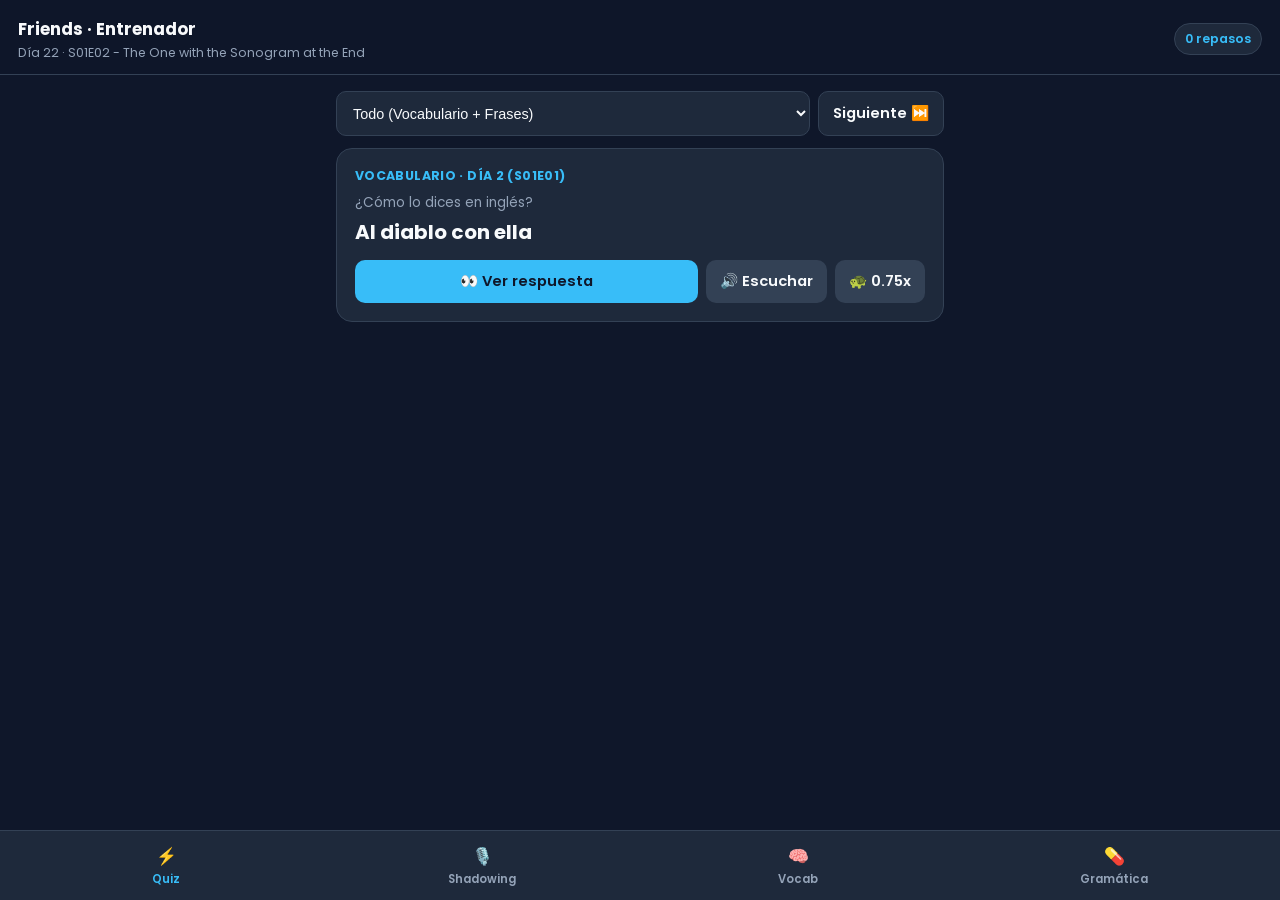
<file: index.html>
<!DOCTYPE html>
<html lang="es">
<head>
  <meta charset="UTF-8" />
  <meta http-equiv="refresh" content="0; url=./app/web/" />
  <title>Profe Inglés · Redirigiendo...</title>
</head>
<body>
  <p>Abriendo <a href="./app/web/">Profe Inglés</a>...</p>
</body>
</html>
</file>
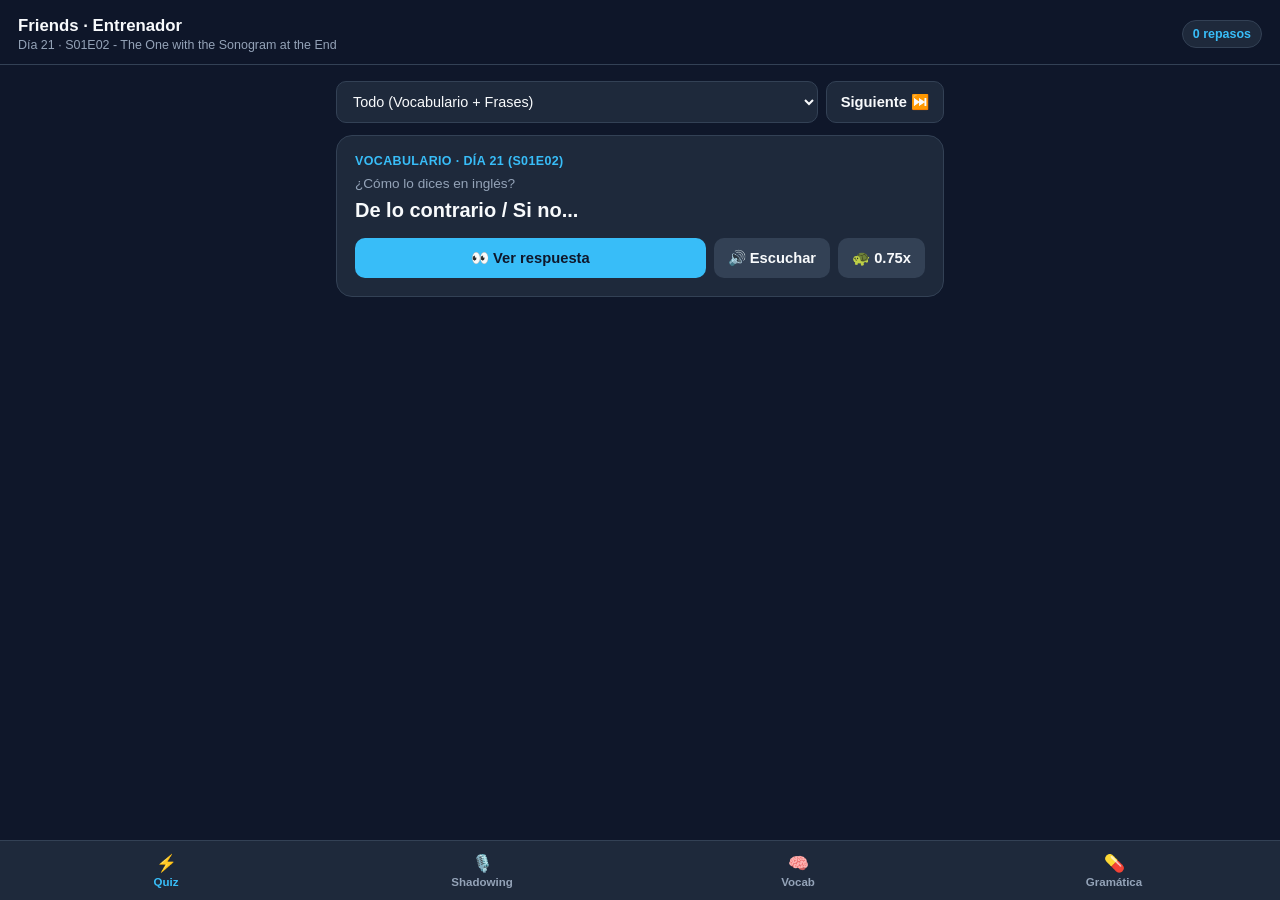
<file: web/index.html>
<!DOCTYPE html>
<html lang="es">
<head>
  <meta charset="UTF-8" />
  <meta name="viewport" content="width=device-width, initial-scale=1.0, maximum-scale=1.0, user-scalable=no" />
  <meta name="theme-color" content="#0f172a" />
  <meta name="apple-mobile-web-app-capable" content="yes" />
  <meta name="apple-mobile-web-app-status-bar-style" content="black-translucent" />
  <title>Profe Inglés · Friends</title>
  <link rel="manifest" href="manifest.json" />
  <link rel="stylesheet" href="styles.css" />
</head>
<body>
  <header class="topbar">
    <div>
      <h1>Friends · Entrenador</h1>
      <p id="meta-info" class="subtitle">Cargando progreso...</p>
    </div>
    <span id="streak-badge" class="badge">0 repasos</span>
  </header>

  <main id="app-content" class="container">
    <!-- Vista Quiz -->
    <section id="view-quiz" class="view active">
      <div class="filter-row">
        <select id="quiz-filter" aria-label="Filtrar tarjetas">
          <option value="all">Todo (Vocabulario + Frases)</option>
          <option value="vocab">Solo Vocabulario</option>
          <option value="frases">Solo Shadowing</option>
        </select>
        <button id="btn-next-quiz" class="btn-ghost" type="button">Siguiente ⏭️</button>
      </div>

      <article id="quiz-card" class="card">
        <div class="card-tag" id="q-tag">Vocabulario</div>
        <p class="prompt-label">¿Cómo lo dices en inglés?</p>
        <h2 id="q-question" class="question-text">—</h2>

        <div id="q-answer-box" class="answer-box hidden">
          <p id="q-answer" class="answer-text"></p>
          <div id="q-extra" class="extra-text"></div>
        </div>

        <div class="btn-row">
          <button id="btn-reveal" class="btn-primary" type="button">👀 Ver respuesta</button>
          <button id="btn-speak" class="btn-secondary" type="button">🔊 Escuchar</button>
          <button id="btn-speak-slow" class="btn-secondary" type="button" title="Velocidad lenta 0.75x">🐢 0.75x</button>
        </div>

        <div id="q-rate-row" class="btn-row hidden">
          <button id="btn-mastered" class="btn-success" type="button">✅ Lo dominé</button>
          <button id="btn-review" class="btn-warn" type="button">🔁 Repasar pronto</button>
        </div>
      </article>
    </section>

    <!-- Vista Shadowing -->
    <section id="view-frases" class="view">
      <div id="frases-list" class="stack"></div>
    </section>

    <!-- Vista Vocabulario -->
    <section id="view-vocab" class="view">
      <div id="vocab-list" class="stack"></div>
    </section>

    <!-- Vista Gramática -->
    <section id="view-gramatica" class="view">
      <div id="gramatica-list" class="stack"></div>
    </section>
  </main>

  <nav class="bottom-nav" aria-label="Navegación principal">
    <button class="nav-btn active" data-tab="quiz" type="button">⚡<span>Quiz</span></button>
    <button class="nav-btn" data-tab="frases" type="button">🎙️<span>Shadowing</span></button>
    <button class="nav-btn" data-tab="vocab" type="button">🧠<span>Vocab</span></button>
    <button class="nav-btn" data-tab="gramatica" type="button">💊<span>Gramática</span></button>
  </nav>

  <script src="data.js"></script>
  <script src="app.js"></script>
</body>
</html>
</file>
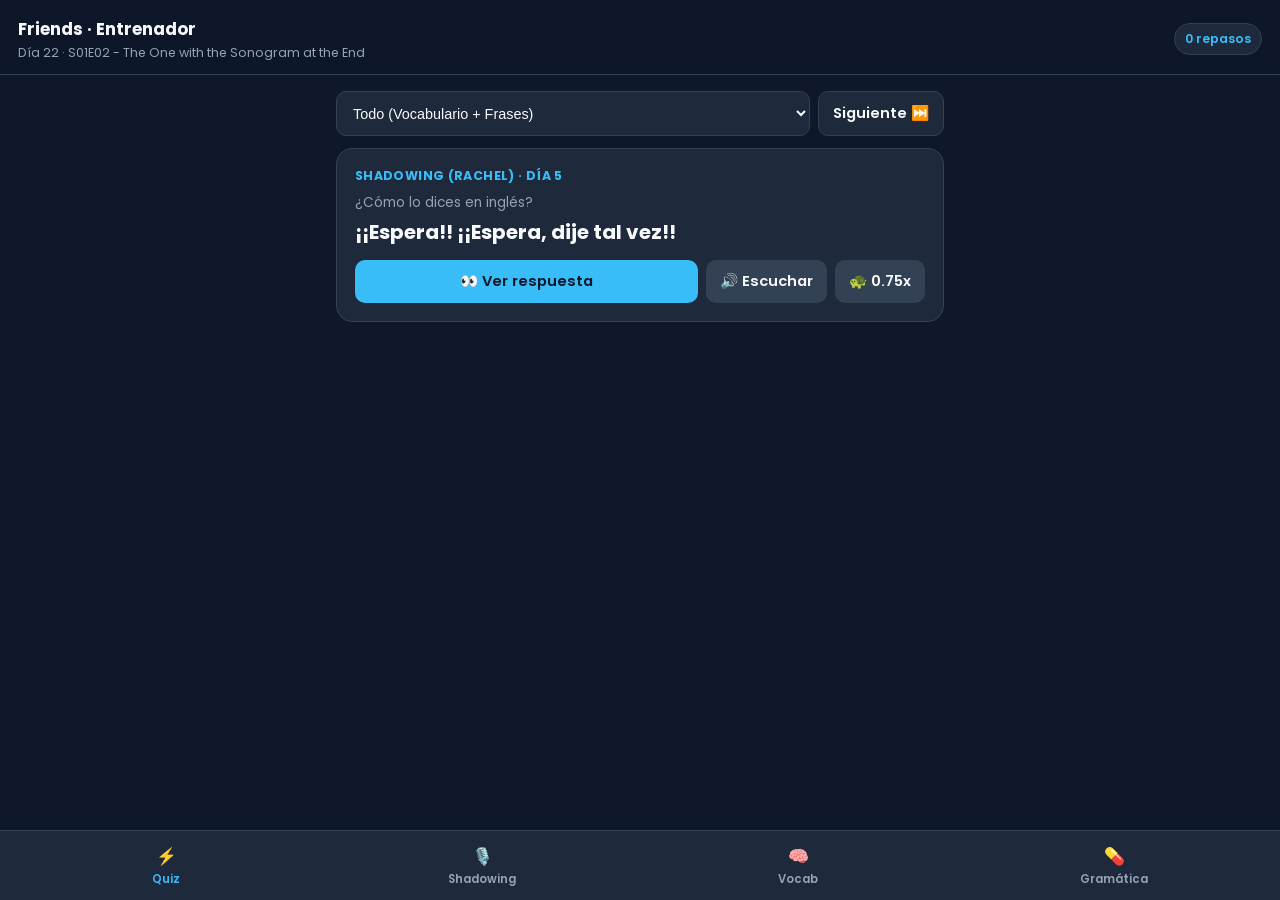
<file: app/web/index.html>
<!DOCTYPE html>
<html lang="es">
<head>
  <meta charset="UTF-8" />
  <meta name="viewport" content="width=device-width, initial-scale=1.0, maximum-scale=1.0, user-scalable=no" />
  <meta name="theme-color" content="#0f172a" />
  <meta name="apple-mobile-web-app-capable" content="yes" />
  <meta name="apple-mobile-web-app-status-bar-style" content="black-translucent" />
  <title>Profe Inglés · Friends</title>
  <link rel="preconnect" href="https://fonts.googleapis.com" />
  <link rel="preconnect" href="https://fonts.gstatic.com" crossorigin />
  <link href="https://fonts.googleapis.com/css2?family=Poppins:wght@400;500;600;700&display=swap" rel="stylesheet" />
  <link rel="manifest" href="manifest.json" />
  <link rel="apple-touch-icon" href="icon-192.png" />
  <link rel="stylesheet" href="styles.css" />
</head>
<body>
  <header class="topbar">
    <div>
      <h1>Friends · Entrenador</h1>
      <p id="meta-info" class="subtitle">Cargando progreso...</p>
    </div>
    <div style="display:flex;gap:8px;align-items:center;">
      <button id="btn-install" class="badge hidden" style="cursor:pointer;background:rgba(56,189,248,0.18);border-color:#38bdf8;" type="button">📲 Instalar</button>
      <span id="streak-badge" class="badge">0 repasos</span>
    </div>
  </header>

  <main id="app-content" class="container">
    <!-- Vista Quiz -->
    <section id="view-quiz" class="view active">
      <div class="filter-row">
        <select id="quiz-filter" aria-label="Filtrar tarjetas">
          <option value="all">Todo (Vocabulario + Frases)</option>
          <option value="vocab">Solo Vocabulario</option>
          <option value="frases">Solo Shadowing</option>
        </select>
        <button id="btn-next-quiz" class="btn-ghost" type="button">Siguiente ⏭️</button>
      </div>

      <article id="quiz-card" class="card">
        <div class="card-tag" id="q-tag">Vocabulario</div>
        <p class="prompt-label">¿Cómo lo dices en inglés?</p>
        <h2 id="q-question" class="question-text">—</h2>

        <div id="q-answer-box" class="answer-box hidden">
          <p id="q-answer" class="answer-text"></p>
          <div id="q-extra" class="extra-text"></div>
        </div>

        <div class="btn-row">
          <button id="btn-reveal" class="btn-primary" type="button">👀 Ver respuesta</button>
          <button id="btn-speak" class="btn-secondary" type="button">🔊 Escuchar</button>
          <button id="btn-speak-slow" class="btn-secondary" type="button" title="Velocidad lenta 0.75x">🐢 0.75x</button>
        </div>

        <div id="q-rate-row" class="btn-row hidden">
          <button id="btn-mastered" class="btn-success" type="button">✅ Lo dominé</button>
          <button id="btn-review" class="btn-warn" type="button">🔁 Repasar pronto</button>
        </div>
      </article>
    </section>

    <!-- Vista Shadowing -->
    <section id="view-frases" class="view">
      <div id="frases-list" class="stack"></div>
    </section>

    <!-- Vista Vocabulario -->
    <section id="view-vocab" class="view">
      <div id="vocab-list" class="stack"></div>
    </section>

    <!-- Vista Gramática -->
    <section id="view-gramatica" class="view">
      <div id="gramatica-list" class="stack"></div>
    </section>
  </main>

  <nav class="bottom-nav" aria-label="Navegación principal">
    <button class="nav-btn active" data-tab="quiz" type="button">⚡<span>Quiz</span></button>
    <button class="nav-btn" data-tab="frases" type="button">🎙️<span>Shadowing</span></button>
    <button class="nav-btn" data-tab="vocab" type="button">🧠<span>Vocab</span></button>
    <button class="nav-btn" data-tab="gramatica" type="button">💊<span>Gramática</span></button>
  </nav>

  <script src="data.js"></script>
  <script src="app.js"></script>
  <script>
    if ("serviceWorker" in navigator) {
      navigator.serviceWorker.register("./sw.js").catch(() => {});
    }
  </script>
</body>
</html>
</file>
<file: web/styles.css>
:root {
  --bg: #0f172a;
  --card: #1e293b;
  --border: #334155;
  --text: #f8fafc;
  --muted: #94a3b8;
  --accent: #38bdf8;
  --success: #22c55e;
  --warn: #f59e0b;
}

* {
  box-sizing: border-box;
  -webkit-tap-highlight-color: transparent;
}

body {
  margin: 0;
  font-family: -apple-system, BlinkMacSystemFont, "Segoe UI", Roboto, sans-serif;
  background: var(--bg);
  color: var(--text);
  padding-bottom: 84px;
}

.topbar {
  display: flex;
  justify-content: space-between;
  align-items: center;
  padding: 16px 18px 12px;
  border-bottom: 1px solid var(--border);
  position: sticky;
  top: 0;
  background: rgba(15, 23, 42, 0.94);
  backdrop-filter: blur(8px);
  z-index: 10;
}

.topbar h1 {
  margin: 0;
  font-size: 1.05rem;
}

.subtitle {
  margin: 2px 0 0;
  font-size: 0.78rem;
  color: var(--muted);
}

.badge {
  background: #1e293b;
  border: 1px solid var(--border);
  color: var(--accent);
  font-size: 0.78rem;
  font-weight: 600;
  padding: 6px 10px;
  border-radius: 999px;
}

.container {
  max-width: 640px;
  margin: 0 auto;
  padding: 16px;
}

.view {
  display: none;
}

.view.active {
  display: block;
}

.filter-row {
  display: flex;
  gap: 8px;
  margin-bottom: 12px;
}

select {
  flex: 1;
  background: var(--card);
  color: var(--text);
  border: 1px solid var(--border);
  border-radius: 10px;
  padding: 10px 12px;
  font-size: 0.9rem;
}

.card {
  background: var(--card);
  border: 1px solid var(--border);
  border-radius: 16px;
  padding: 18px;
}

.stack {
  display: flex;
  flex-direction: column;
  gap: 12px;
}

.card-tag {
  font-size: 0.78rem;
  font-weight: 700;
  color: var(--accent);
  text-transform: uppercase;
  letter-spacing: 0.03em;
  margin-bottom: 8px;
}

.prompt-label {
  color: var(--muted);
  font-size: 0.85rem;
  margin: 0 0 6px;
}

.question-text {
  font-size: 1.25rem;
  line-height: 1.35;
  margin: 0 0 14px;
}

.answer-box {
  background: rgba(15, 23, 42, 0.55);
  border: 1px solid var(--border);
  border-radius: 12px;
  padding: 14px;
  margin-bottom: 14px;
}

.answer-text {
  color: var(--success);
  font-size: 1.1rem;
  font-weight: 700;
  margin: 0 0 8px;
  line-height: 1.35;
}

.extra-text {
  color: var(--muted);
  font-size: 0.88rem;
  line-height: 1.45;
  white-space: pre-line;
}

.hidden {
  display: none !important;
}

.btn-row {
  display: flex;
  flex-wrap: wrap;
  gap: 8px;
  margin-top: 8px;
}

button {
  border: none;
  border-radius: 10px;
  padding: 11px 14px;
  font-size: 0.92rem;
  font-weight: 600;
  cursor: pointer;
}

.btn-primary {
  background: var(--accent);
  color: #0f172a;
  flex: 1;
}

.btn-secondary {
  background: #334155;
  color: var(--text);
}

.btn-success {
  background: var(--success);
  color: #0f172a;
  flex: 1;
}

.btn-warn {
  background: var(--warn);
  color: #0f172a;
  flex: 1;
}

.btn-ghost {
  background: var(--card);
  color: var(--text);
  border: 1px solid var(--border);
}

.block-item {
  background: rgba(15, 23, 42, 0.5);
  border-left: 3px solid var(--accent);
  padding: 8px 10px;
  border-radius: 6px;
  margin-top: 8px;
}

.block-en {
  font-weight: 600;
  color: var(--text);
  margin: 0;
}

.block-fon {
  color: var(--accent);
  font-size: 0.84rem;
  margin: 4px 0 0;
}

.formula-box {
  background: rgba(56, 189, 248, 0.12);
  border: 1px solid rgba(56, 189, 248, 0.35);
  color: var(--accent);
  padding: 10px 12px;
  border-radius: 10px;
  font-weight: 700;
  margin: 8px 0;
}

.bottom-nav {
  position: fixed;
  bottom: 0;
  left: 0;
  right: 0;
  display: flex;
  background: #1e293b;
  border-top: 1px solid var(--border);
  padding: 6px 8px calc(6px + env(safe-area-inset-bottom));
  z-index: 20;
}

.nav-btn {
  flex: 1;
  background: transparent;
  color: var(--muted);
  display: flex;
  flex-direction: column;
  align-items: center;
  gap: 2px;
  font-size: 1.05rem;
  padding: 6px 4px;
}

.nav-btn span {
  font-size: 0.72rem;
}

.nav-btn.active {
  color: var(--accent);
}
</file>
<file: app/web/styles.css>
:root {
  --bg: #0f172a;
  --card: #1e293b;
  --border: #334155;
  --text: #f8fafc;
  --muted: #94a3b8;
  --accent: #38bdf8;
  --success: #22c55e;
  --warn: #f59e0b;
}

* {
  box-sizing: border-box;
  -webkit-tap-highlight-color: transparent;
}

body {
  margin: 0;
  font-family: "Poppins", -apple-system, BlinkMacSystemFont, "Segoe UI", Roboto, sans-serif;
  background: var(--bg);
  color: var(--text);
  padding-bottom: 84px;
}

.topbar {
  display: flex;
  justify-content: space-between;
  align-items: center;
  padding: 16px 18px 12px;
  border-bottom: 1px solid var(--border);
  position: sticky;
  top: 0;
  background: rgba(15, 23, 42, 0.94);
  backdrop-filter: blur(8px);
  z-index: 10;
}

.topbar h1 {
  margin: 0;
  font-size: 1.05rem;
}

.subtitle {
  margin: 2px 0 0;
  font-size: 0.78rem;
  color: var(--muted);
}

.badge {
  background: #1e293b;
  border: 1px solid var(--border);
  color: var(--accent);
  font-size: 0.78rem;
  font-weight: 600;
  padding: 6px 10px;
  border-radius: 999px;
}

.container {
  max-width: 640px;
  margin: 0 auto;
  padding: 16px;
}

.view {
  display: none;
}

.view.active {
  display: block;
}

.filter-row {
  display: flex;
  gap: 8px;
  margin-bottom: 12px;
}

select {
  flex: 1;
  background: var(--card);
  color: var(--text);
  border: 1px solid var(--border);
  border-radius: 10px;
  padding: 10px 12px;
  font-size: 0.9rem;
}

.card {
  background: var(--card);
  border: 1px solid var(--border);
  border-radius: 16px;
  padding: 18px;
}

.stack {
  display: flex;
  flex-direction: column;
  gap: 12px;
}

.card-tag {
  font-size: 0.78rem;
  font-weight: 700;
  color: var(--accent);
  text-transform: uppercase;
  letter-spacing: 0.03em;
  margin-bottom: 8px;
}

.prompt-label {
  color: var(--muted);
  font-size: 0.85rem;
  margin: 0 0 6px;
}

.question-text {
  font-size: 1.25rem;
  line-height: 1.35;
  margin: 0 0 14px;
}

.answer-box {
  background: rgba(15, 23, 42, 0.55);
  border: 1px solid var(--border);
  border-radius: 12px;
  padding: 14px;
  margin-bottom: 14px;
}

.answer-text {
  color: var(--success);
  font-size: 1.1rem;
  font-weight: 700;
  margin: 0 0 8px;
  line-height: 1.35;
}

.extra-text {
  color: var(--muted);
  font-size: 0.88rem;
  line-height: 1.45;
  white-space: pre-line;
}

.hidden {
  display: none !important;
}

.btn-row {
  display: flex;
  flex-wrap: wrap;
  gap: 8px;
  margin-top: 8px;
}

button {
  font-family: inherit;
  border: none;
  border-radius: 10px;
  padding: 11px 14px;
  font-size: 0.92rem;
  font-weight: 600;
  cursor: pointer;
}

.btn-primary {
  background: var(--accent);
  color: #0f172a;
  flex: 1;
}

.btn-secondary {
  background: #334155;
  color: var(--text);
}

.btn-success {
  background: var(--success);
  color: #0f172a;
  flex: 1;
}

.btn-warn {
  background: var(--warn);
  color: #0f172a;
  flex: 1;
}

.btn-ghost {
  background: var(--card);
  color: var(--text);
  border: 1px solid var(--border);
}

.block-item {
  background: rgba(15, 23, 42, 0.5);
  border-left: 3px solid var(--accent);
  padding: 8px 10px;
  border-radius: 6px;
  margin-top: 8px;
}

.block-en {
  font-weight: 600;
  color: var(--text);
  margin: 0;
}

.block-fon {
  color: var(--accent);
  font-size: 0.84rem;
  margin: 4px 0 0;
}

.formula-box {
  background: rgba(56, 189, 248, 0.12);
  border: 1px solid rgba(56, 189, 248, 0.35);
  color: var(--accent);
  padding: 10px 12px;
  border-radius: 10px;
  font-weight: 700;
  margin: 8px 0;
}

.bottom-nav {
  position: fixed;
  bottom: 0;
  left: 0;
  right: 0;
  display: flex;
  background: #1e293b;
  border-top: 1px solid var(--border);
  padding: 6px 8px calc(6px + env(safe-area-inset-bottom));
  z-index: 20;
}

.nav-btn {
  flex: 1;
  background: transparent;
  color: var(--muted);
  display: flex;
  flex-direction: column;
  align-items: center;
  gap: 2px;
  font-size: 1.05rem;
  padding: 6px 4px;
}

.nav-btn span {
  font-size: 0.72rem;
}

.nav-btn.active {
  color: var(--accent);
}
</file>
